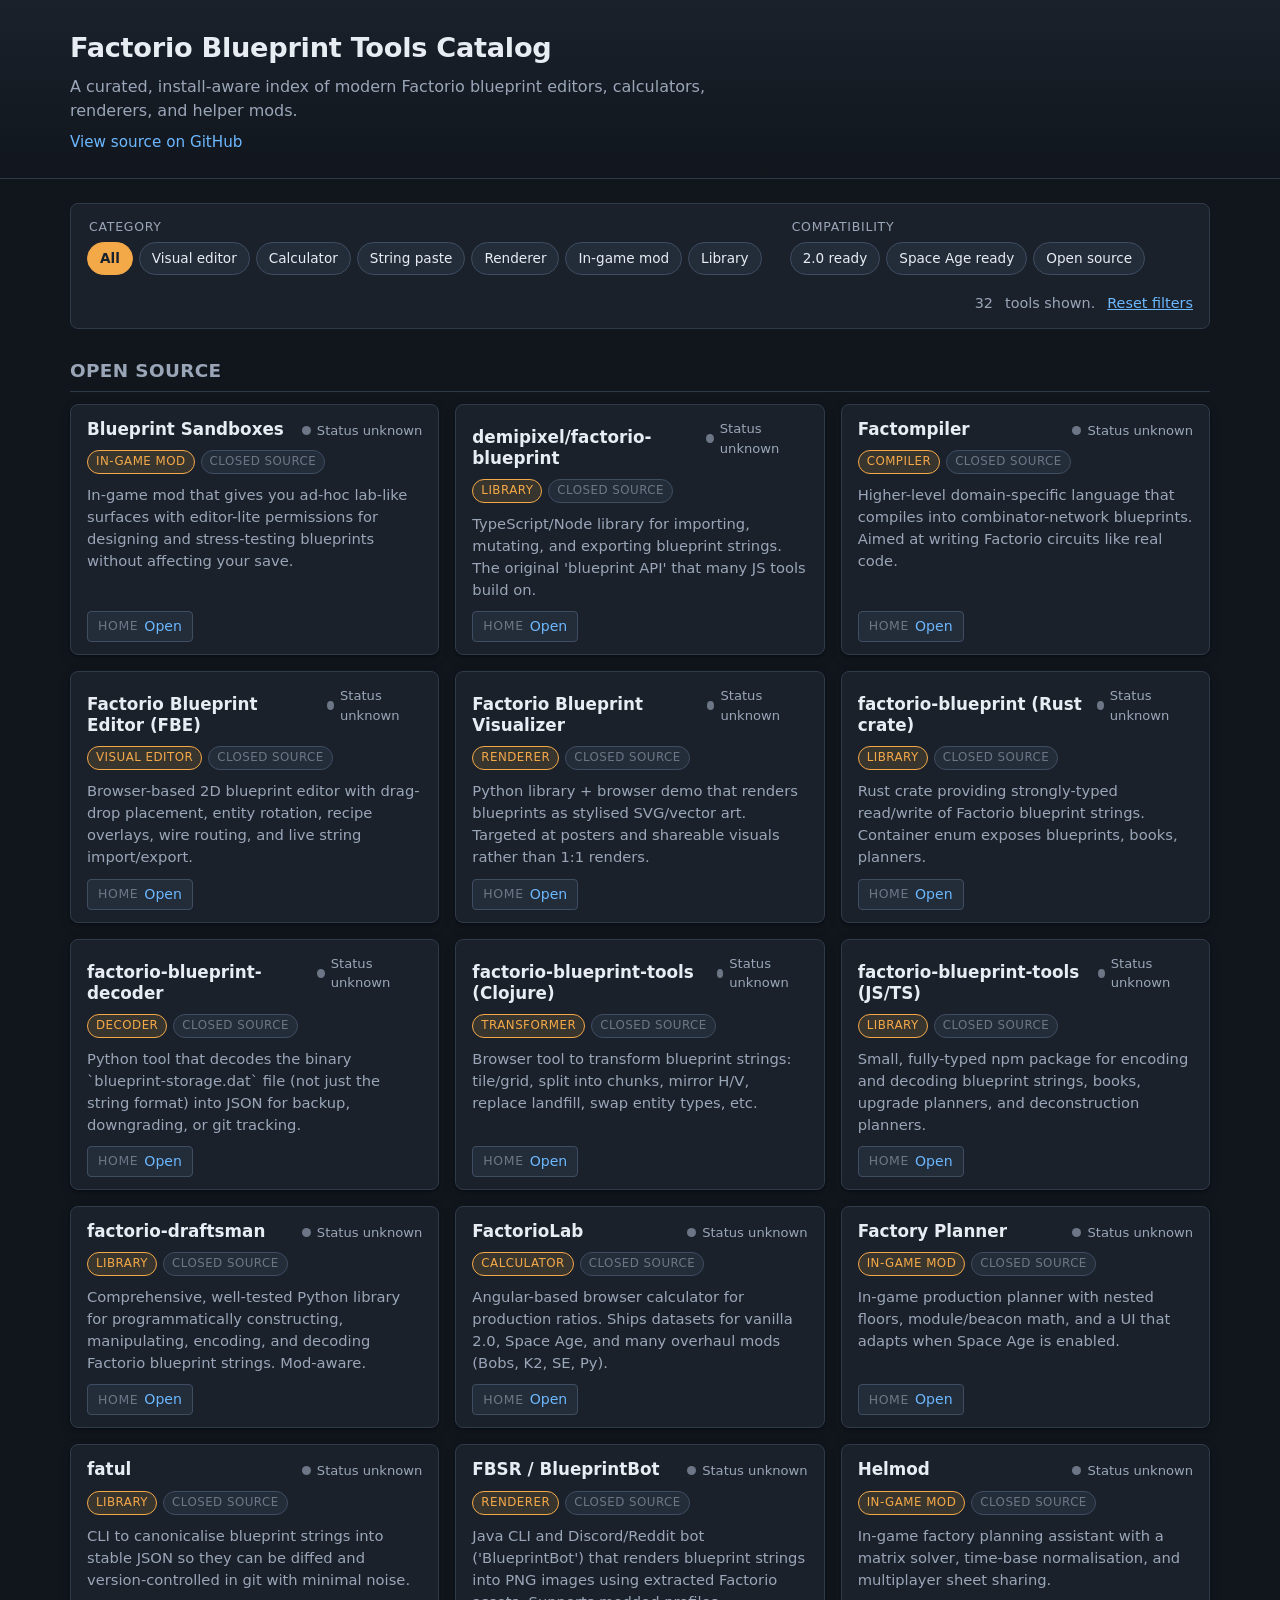
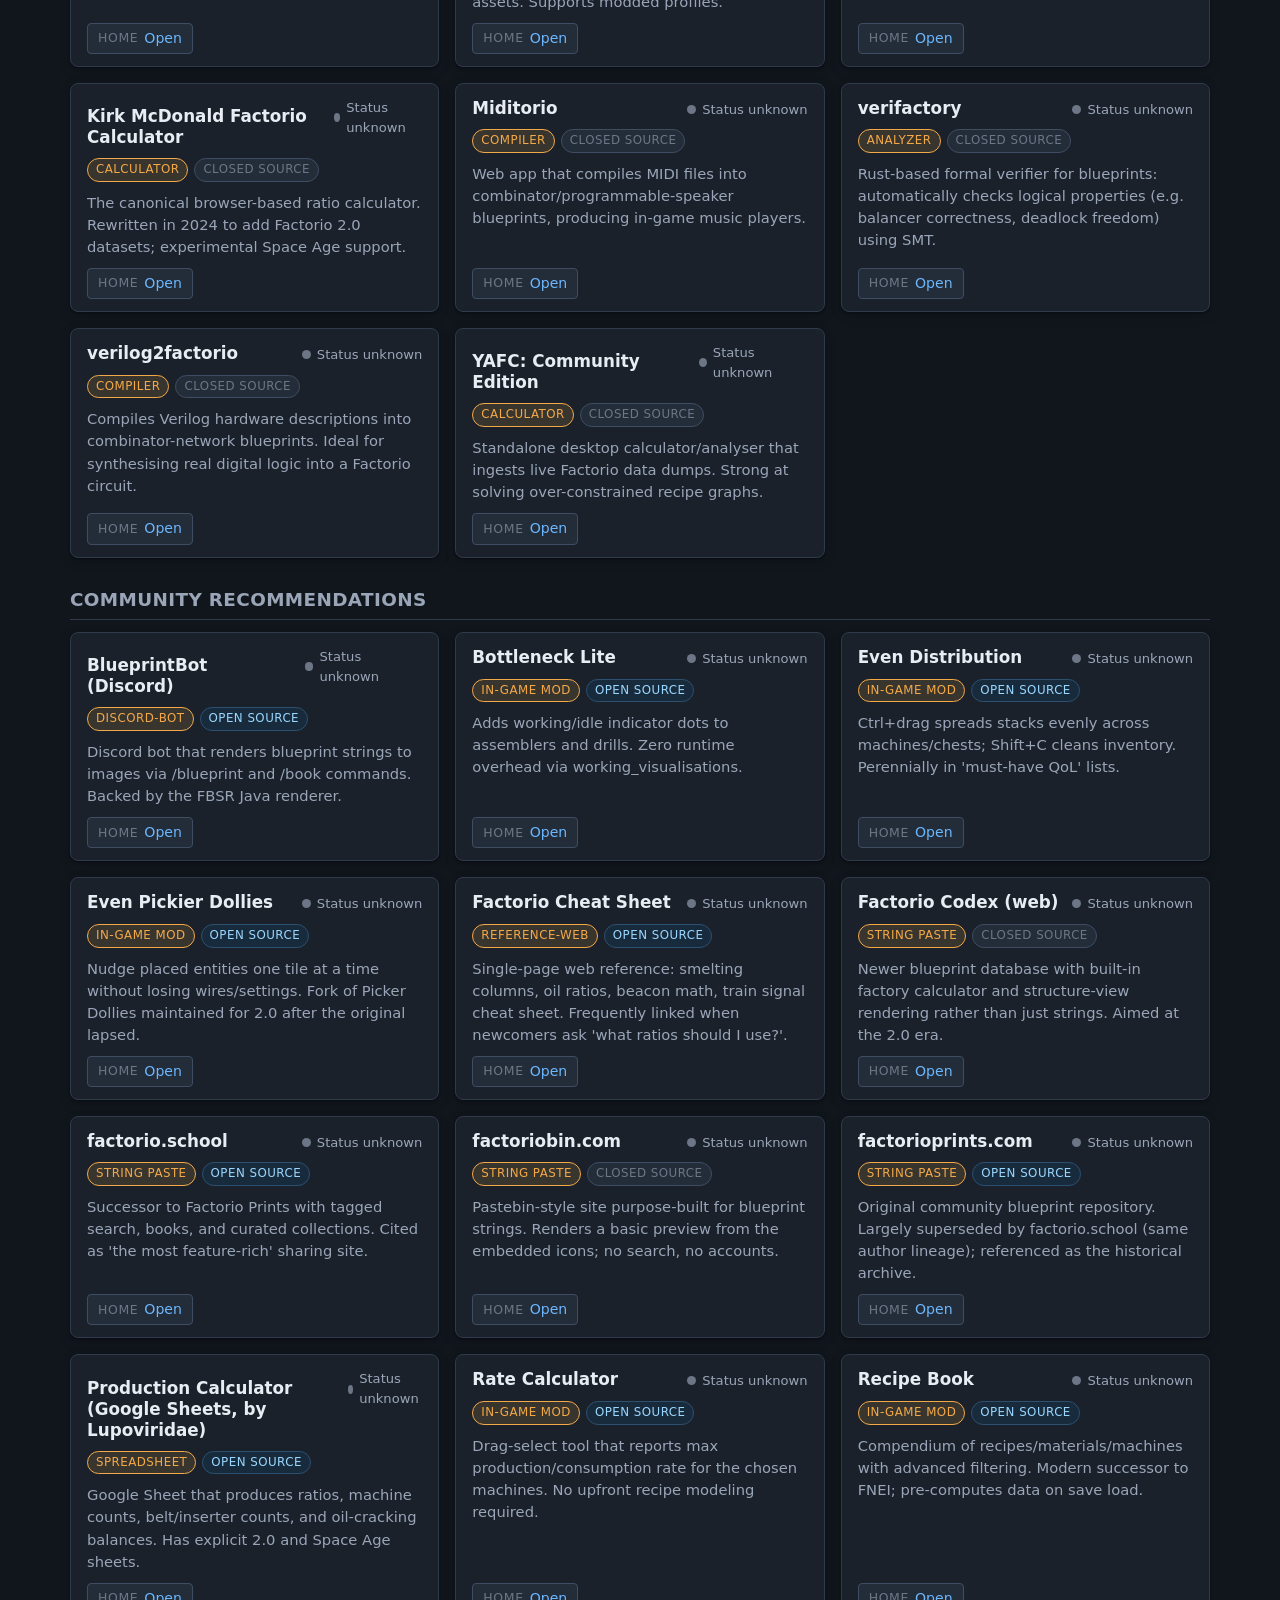
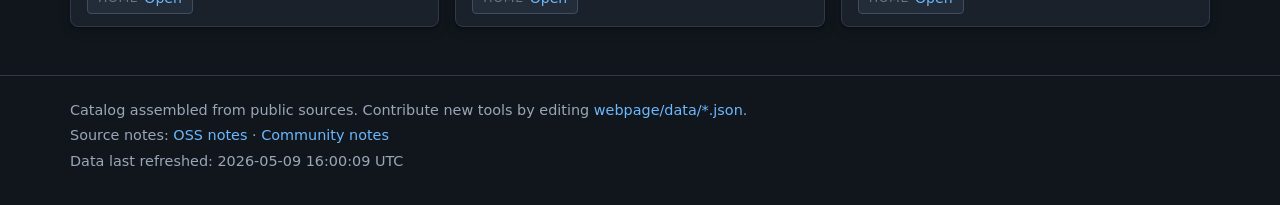
<file: webpage/index.html>
<!DOCTYPE html>
<html lang="en">
<head>
  <meta charset="utf-8">
  <meta name="viewport" content="width=device-width, initial-scale=1">
  <title>Factorio Blueprint Tools Catalog</title>
  <meta name="description" content="A curated catalog of modern Factorio blueprint drawing, visualization, and calculation tools.">
  <link rel="stylesheet" href="styles.css">
</head>
<body>
  <header class="site-header">
    <div class="container">
      <h1>Factorio Blueprint Tools Catalog</h1>
      <p class="tagline">A curated, install-aware index of modern Factorio blueprint editors, calculators, renderers, and helper mods.</p>
      <p class="links">
        <a href="https://github.com/gabrielsecco22/factorio_blueprints" target="_blank" rel="noopener">View source on GitHub</a>
      </p>
    </div>
  </header>

  <main class="container">
    <div id="banner" class="banner" hidden></div>

    <section class="filters" aria-label="Filters">
      <fieldset class="filter-group">
        <legend>Category</legend>
        <div class="chips" data-filter="category">
          <button type="button" class="chip" data-value="all" aria-pressed="true">All</button>
          <button type="button" class="chip" data-value="visual-editor">Visual editor</button>
          <button type="button" class="chip" data-value="calculator">Calculator</button>
          <button type="button" class="chip" data-value="string-paste">String paste</button>
          <button type="button" class="chip" data-value="renderer">Renderer</button>
          <button type="button" class="chip" data-value="in-game-mod">In-game mod</button>
          <button type="button" class="chip" data-value="library">Library</button>
        </div>
      </fieldset>

      <fieldset class="filter-group">
        <legend>Compatibility</legend>
        <div class="chips" data-filter="flags">
          <button type="button" class="chip" data-value="ready_2_0" aria-pressed="false">2.0 ready</button>
          <button type="button" class="chip" data-value="space_age" aria-pressed="false">Space Age ready</button>
          <button type="button" class="chip" data-value="open_source" aria-pressed="false">Open source</button>
        </div>
      </fieldset>

      <div class="filter-summary">
        <span id="result-count">0</span> tools shown.
        <button type="button" id="reset-filters" class="link-button">Reset filters</button>
      </div>
    </section>

    <section aria-labelledby="oss-heading">
      <h2 id="oss-heading" class="section-heading">Open Source</h2>
      <div id="oss-grid" class="card-grid"></div>
      <p id="oss-empty" class="empty" hidden>No open-source tools match these filters.</p>
    </section>

    <section aria-labelledby="community-heading">
      <h2 id="community-heading" class="section-heading">Community Recommendations</h2>
      <div id="community-grid" class="card-grid"></div>
      <p id="community-empty" class="empty" hidden>No community tools match these filters.</p>
    </section>
  </main>

  <footer class="site-footer">
    <div class="container">
      <p>
        Catalog assembled from public sources. Contribute new tools by editing
        <a href="https://github.com/gabrielsecco22/factorio_blueprints/tree/main/webpage/data" target="_blank" rel="noopener">webpage/data/*.json</a>.
      </p>
      <p>
        Source notes:
        <a href="data/oss_tools.notes.md" target="_blank" rel="noopener">OSS notes</a>
        &middot;
        <a href="data/community_tools.notes.md" target="_blank" rel="noopener">Community notes</a>
      </p>
      <p class="muted">Data last refreshed: <span id="last-refreshed">unknown</span></p>
    </div>
  </footer>

  <script src="app.js"></script>
</body>
</html>
</file>
<file: webpage/styles.css>
/* Factorio Blueprint Tools Catalog - dark theme, vanilla CSS */

:root {
  --bg: #11161d;
  --bg-elev: #1a212b;
  --bg-elev-2: #232c39;
  --border: #2f3a4a;
  --border-strong: #3f4d62;
  --text: #e8edf3;
  --text-muted: #9aa6b8;
  --text-dim: #6c7686;
  --accent: #f4a949;
  --accent-soft: #f4a94922;
  --link: #6cb8ff;
  --link-hover: #97cfff;
  --ok: #4ec07a;
  --warn: #d8b252;
  --bad: #6c7686;
  --danger: #e26b6b;
  --radius: 8px;
  --radius-sm: 4px;
  --shadow: 0 1px 2px rgba(0, 0, 0, 0.3), 0 4px 12px rgba(0, 0, 0, 0.2);
  --max-width: 1180px;
  --gap: 16px;
  --font-stack: system-ui, -apple-system, "Segoe UI", Roboto, "Helvetica Neue", Arial, sans-serif;
  --mono-stack: ui-monospace, SFMono-Regular, Menlo, Monaco, Consolas, monospace;
}

* {
  box-sizing: border-box;
}

html {
  background: var(--bg);
}

body {
  margin: 0;
  font-family: var(--font-stack);
  font-size: 16px;
  line-height: 1.5;
  color: var(--text);
  background: var(--bg);
  -webkit-font-smoothing: antialiased;
}

.container {
  max-width: var(--max-width);
  margin: 0 auto;
  padding: 0 20px;
}

a {
  color: var(--link);
  text-decoration: none;
}
a:hover, a:focus {
  color: var(--link-hover);
  text-decoration: underline;
}

.muted {
  color: var(--text-muted);
}

/* ===== Header ===== */

.site-header {
  background: linear-gradient(180deg, #1a212b 0%, #11161d 100%);
  border-bottom: 1px solid var(--border);
  padding: 28px 0 24px;
  margin-bottom: 24px;
}
.site-header h1 {
  margin: 0 0 6px;
  font-size: 1.7rem;
  letter-spacing: -0.01em;
}
.site-header .tagline {
  margin: 0 0 8px;
  color: var(--text-muted);
  max-width: 720px;
}
.site-header .links {
  margin: 0;
  font-size: 0.95rem;
}

/* ===== Banner ===== */

.banner {
  background: var(--accent-soft);
  border: 1px solid var(--accent);
  color: var(--text);
  padding: 10px 14px;
  border-radius: var(--radius);
  margin-bottom: 20px;
  font-size: 0.95rem;
}

/* ===== Filters ===== */

.filters {
  display: flex;
  flex-wrap: wrap;
  gap: 18px 28px;
  align-items: flex-end;
  background: var(--bg-elev);
  border: 1px solid var(--border);
  border-radius: var(--radius);
  padding: 14px 16px;
  margin-bottom: 24px;
}

.filter-group {
  border: 0;
  padding: 0;
  margin: 0;
  min-width: 0;
}

.filter-group legend {
  color: var(--text-muted);
  font-size: 0.78rem;
  text-transform: uppercase;
  letter-spacing: 0.06em;
  margin-bottom: 6px;
}

.chips {
  display: flex;
  flex-wrap: wrap;
  gap: 6px;
}

.chip {
  font: inherit;
  font-size: 0.85rem;
  background: var(--bg-elev-2);
  color: var(--text);
  border: 1px solid var(--border-strong);
  border-radius: 999px;
  padding: 5px 12px;
  cursor: pointer;
  transition: background 0.12s, border-color 0.12s, color 0.12s;
}
.chip:hover {
  border-color: var(--accent);
}
.chip[aria-pressed="true"] {
  background: var(--accent);
  border-color: var(--accent);
  color: #18222e;
  font-weight: 600;
}

.filter-summary {
  margin-left: auto;
  color: var(--text-muted);
  font-size: 0.9rem;
  display: flex;
  align-items: center;
  gap: 12px;
}

.link-button {
  background: none;
  border: 0;
  padding: 0;
  font: inherit;
  color: var(--link);
  cursor: pointer;
  text-decoration: underline;
}
.link-button:hover {
  color: var(--link-hover);
}

/* ===== Sections ===== */

.section-heading {
  margin: 28px 0 12px;
  font-size: 1.15rem;
  letter-spacing: 0.02em;
  text-transform: uppercase;
  color: var(--text-muted);
  border-bottom: 1px solid var(--border);
  padding-bottom: 6px;
}

.empty {
  color: var(--text-muted);
  font-style: italic;
  margin: 8px 0 0;
}

/* ===== Card grid ===== */

.card-grid {
  display: grid;
  gap: var(--gap);
  grid-template-columns: repeat(auto-fill, minmax(290px, 1fr));
}

.card {
  background: var(--bg-elev);
  border: 1px solid var(--border);
  border-radius: var(--radius);
  padding: 14px 16px 12px;
  display: flex;
  flex-direction: column;
  gap: 10px;
  box-shadow: var(--shadow);
  transition: border-color 0.15s, transform 0.15s;
}
.card:hover {
  border-color: var(--border-strong);
}

.card-head {
  display: flex;
  align-items: baseline;
  justify-content: space-between;
  gap: 10px;
}
.card-name {
  margin: 0;
  font-size: 1.05rem;
  line-height: 1.25;
}
.card-name a {
  color: var(--text);
}
.card-name a:hover {
  color: var(--link-hover);
}

.card-desc {
  margin: 0;
  color: var(--text-muted);
  font-size: 0.92rem;
  flex: 1;
}

.badges {
  display: flex;
  flex-wrap: wrap;
  gap: 6px;
}

.badge {
  display: inline-flex;
  align-items: center;
  gap: 4px;
  font-size: 0.74rem;
  text-transform: uppercase;
  letter-spacing: 0.04em;
  padding: 2px 8px;
  border-radius: 999px;
  background: var(--bg-elev-2);
  border: 1px solid var(--border-strong);
  color: var(--text-muted);
  white-space: nowrap;
}
.badge.category {
  color: var(--accent);
  border-color: var(--accent);
  background: var(--accent-soft);
}
.badge.compat {
  color: var(--ok);
  border-color: #2f6b46;
  background: #1d3326;
}
.badge.oss {
  color: #9ad7ff;
  border-color: #2c5070;
  background: #182b3d;
}
.badge.closed {
  color: var(--text-dim);
}

.status {
  display: inline-flex;
  align-items: center;
  gap: 6px;
  font-size: 0.82rem;
  color: var(--text-muted);
}
.status::before {
  content: "";
  display: inline-block;
  width: 9px;
  height: 9px;
  border-radius: 50%;
  background: var(--bad);
}
.status[data-status="active"]::before { background: var(--ok); }
.status[data-status="aging"]::before { background: var(--warn); }
.status[data-status="stale"]::before { background: var(--bad); }
.status[data-status="unknown"]::before { background: var(--bad); }

.card-links {
  display: flex;
  flex-wrap: wrap;
  gap: 8px;
  margin-top: auto;
  font-size: 0.88rem;
}
.card-links a {
  display: inline-flex;
  align-items: center;
  gap: 4px;
  padding: 4px 10px;
  border: 1px solid var(--border-strong);
  border-radius: var(--radius-sm);
  background: var(--bg-elev-2);
  text-decoration: none;
}
.card-links a:hover {
  border-color: var(--accent);
  color: var(--accent);
}
.card-links .label {
  color: var(--text-dim);
  font-size: 0.78rem;
  text-transform: uppercase;
  letter-spacing: 0.05em;
  margin-right: 2px;
}

/* ===== Footer ===== */

.site-footer {
  margin-top: 48px;
  padding: 20px 0 28px;
  border-top: 1px solid var(--border);
  color: var(--text-muted);
  font-size: 0.9rem;
}
.site-footer p {
  margin: 4px 0;
}

/* ===== Mobile ===== */

@media (max-width: 640px) {
  .site-header { padding: 22px 0 18px; }
  .site-header h1 { font-size: 1.4rem; }
  .filters { flex-direction: column; align-items: stretch; gap: 12px; }
  .filter-summary { margin-left: 0; }
  .card-grid { grid-template-columns: 1fr; }
}
</file>
